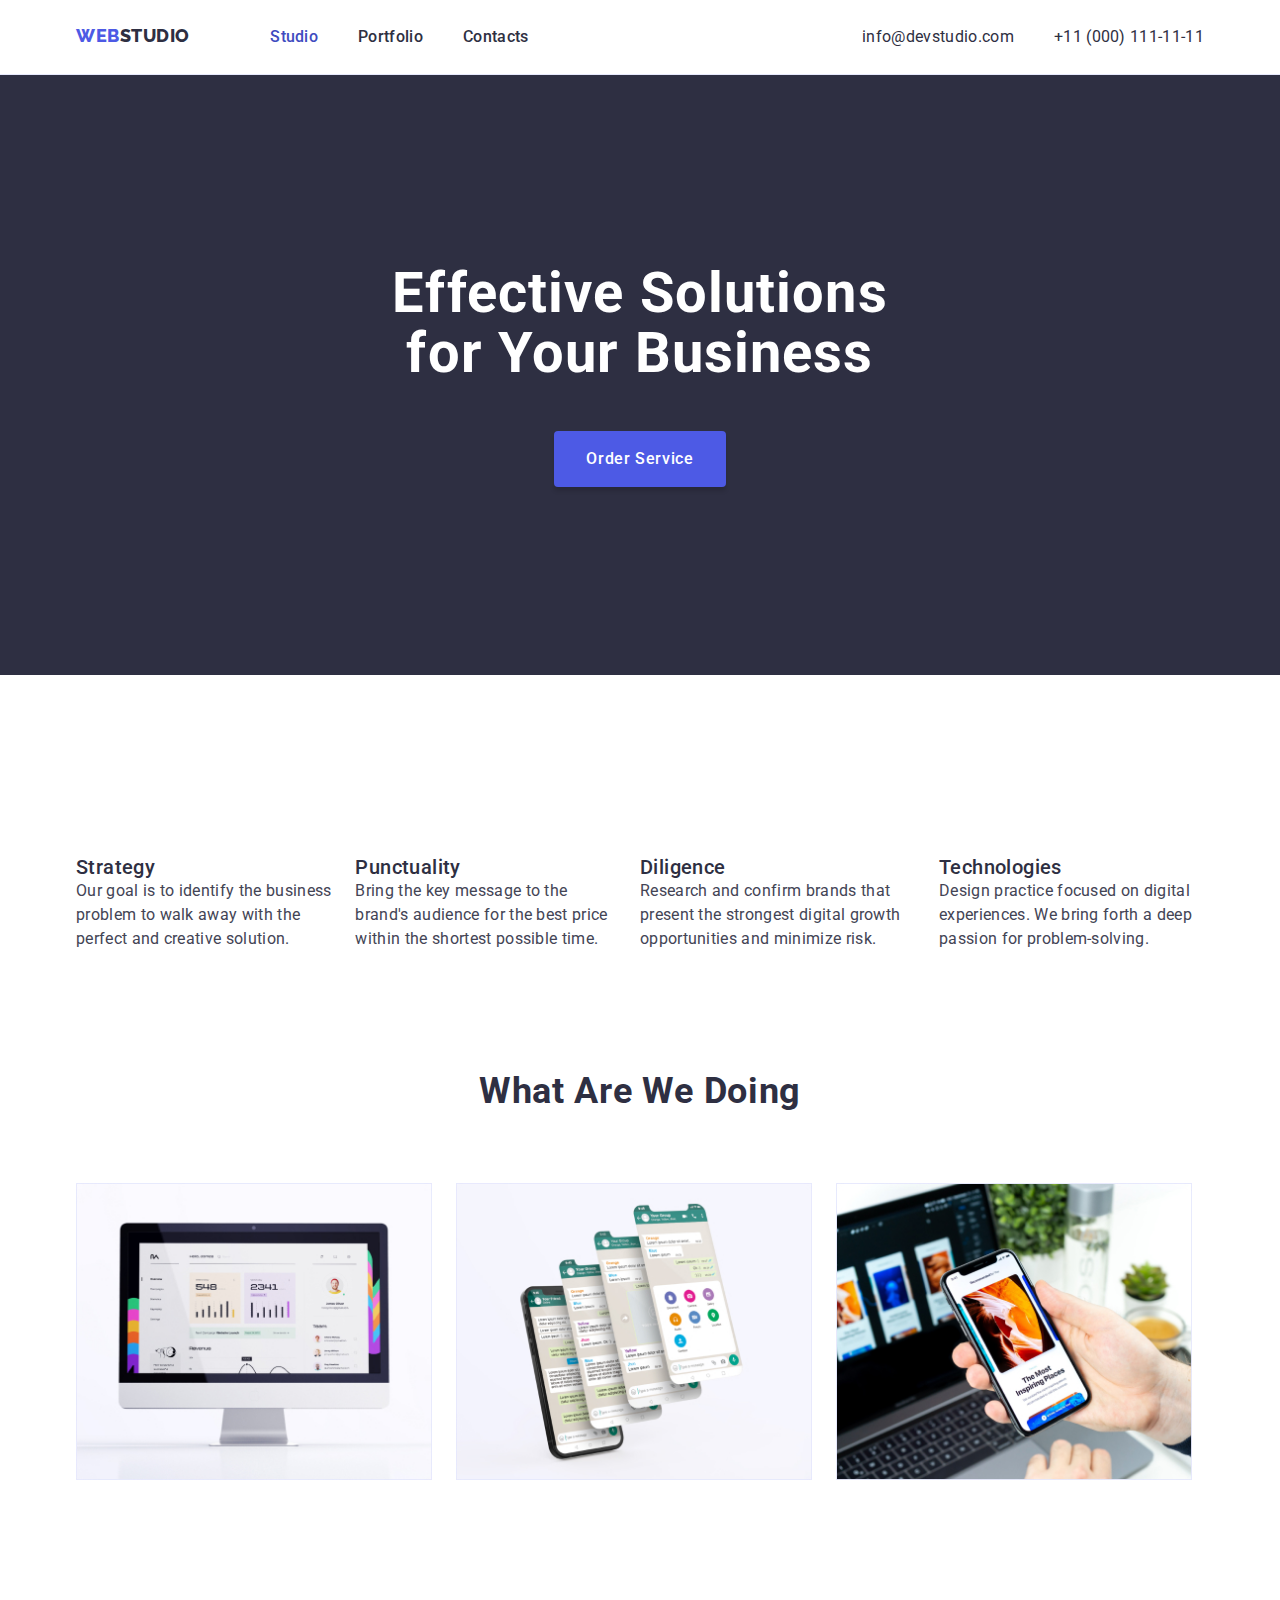
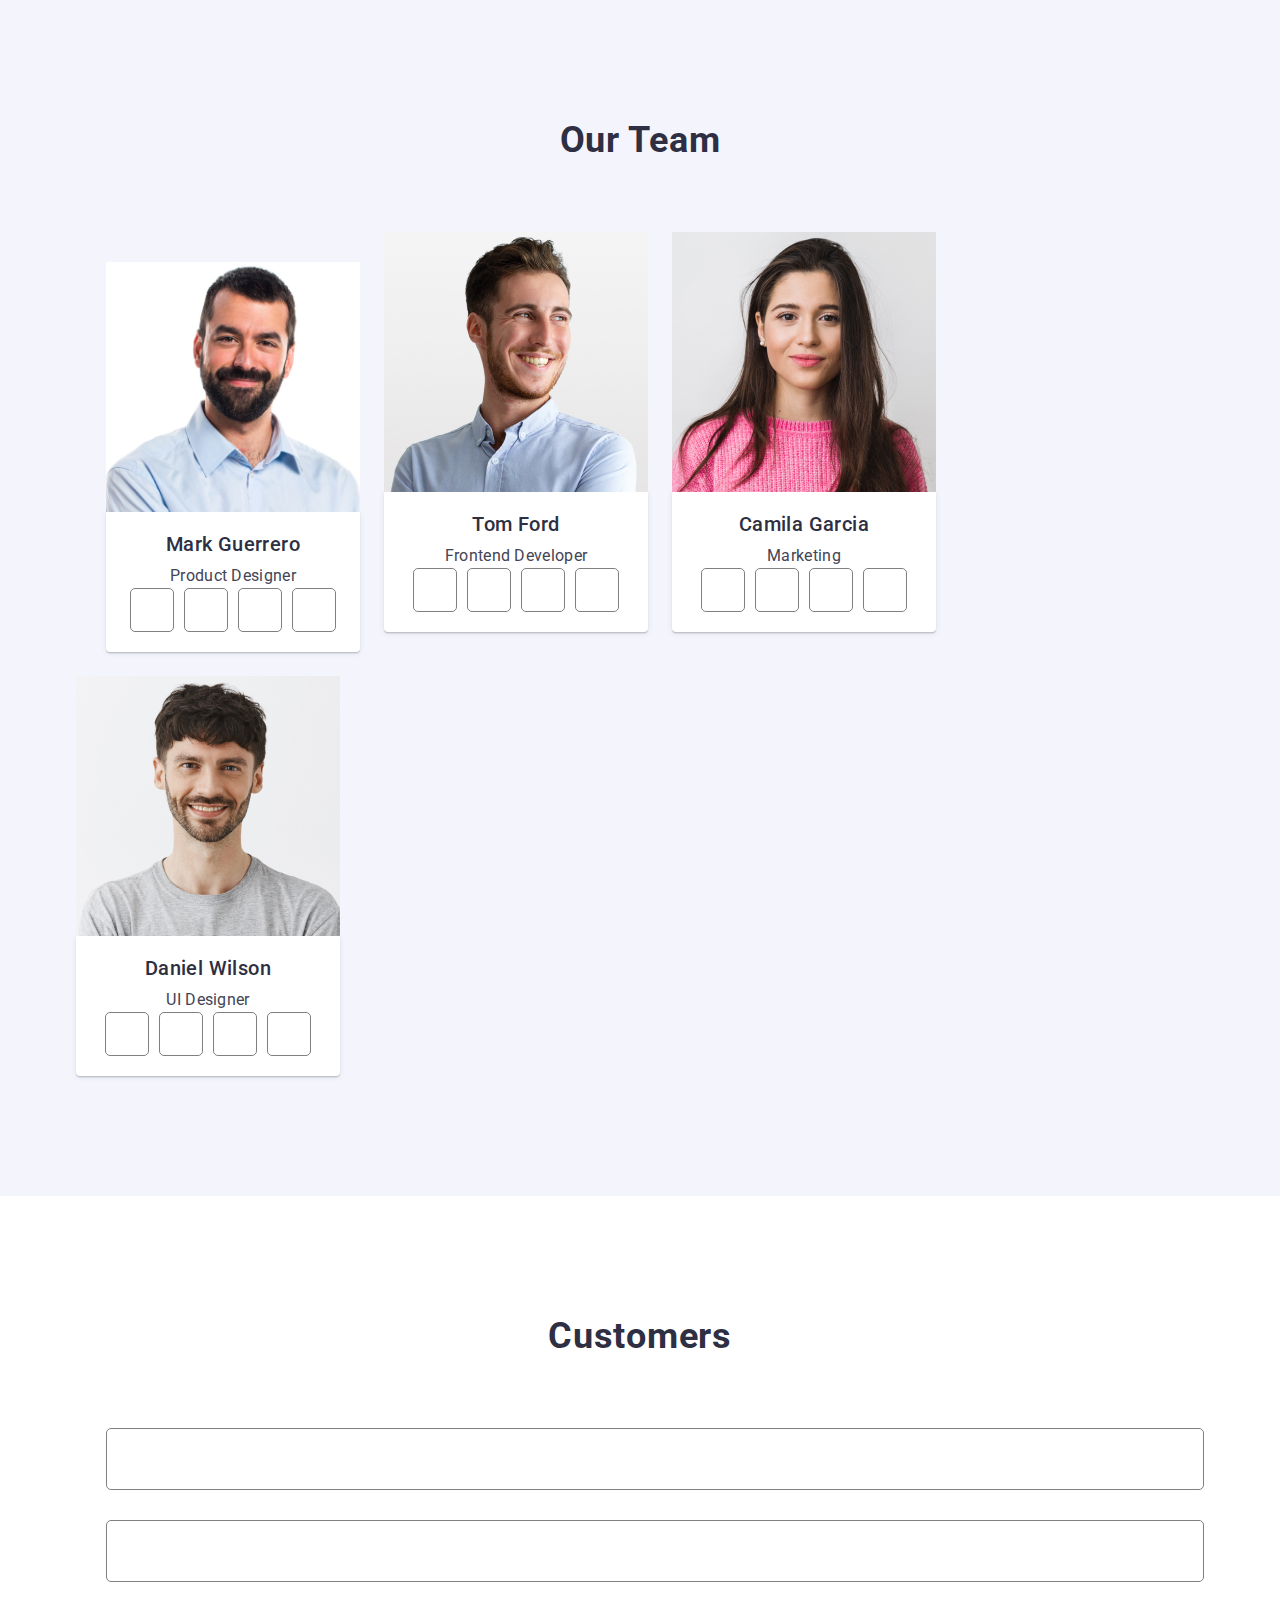
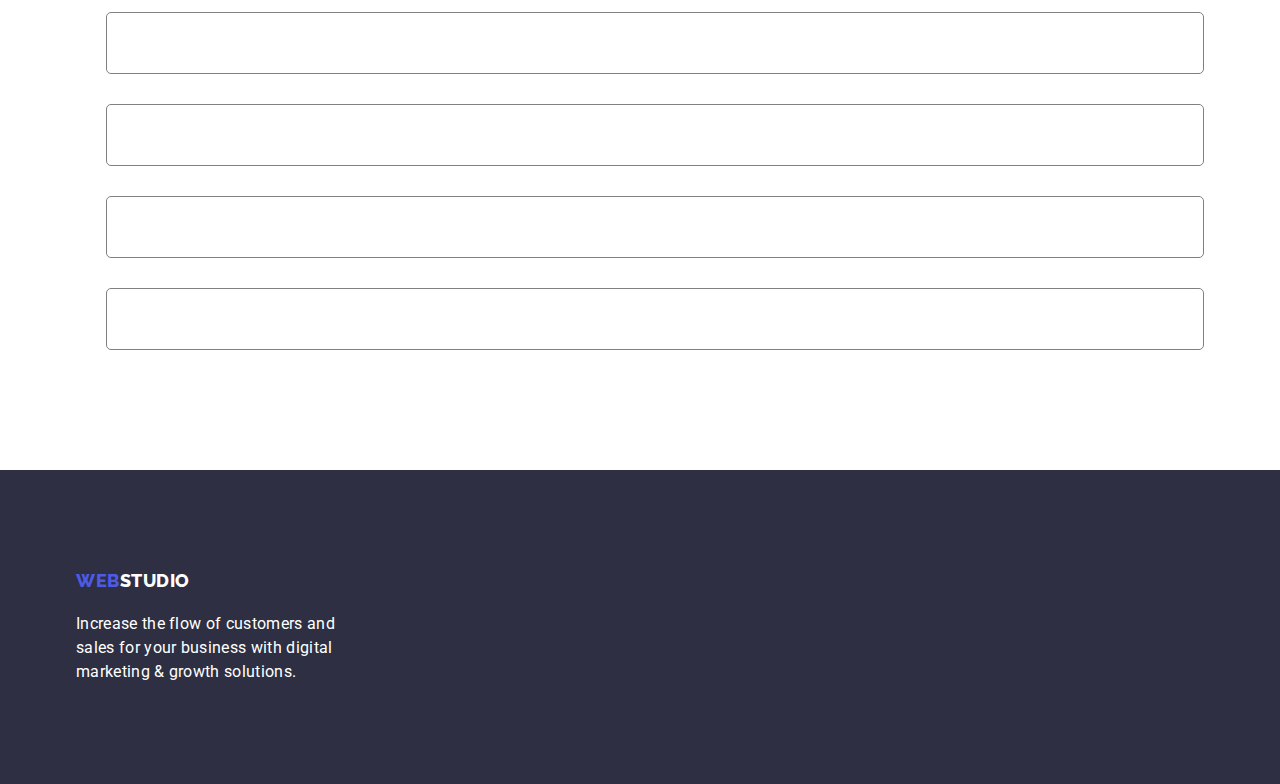
<file: index.html>
<!DOCTYPE html>

<html lang="en">
<head>
    <head>
        <link href="https://fonts.googleapis.com/css2?family=Raleway:wght@800&family=Roboto:wght@400;500;700;900&display=swap" rel="stylesheet" />
        <link rel="stylesheet" href="https://cdnjs.cloudflare.com/ajax/libs/modern-normalize/1.0.0/modern-normalize.min.css"/>
        <link rel="stylesheet" href="./css/styles.css" />
        <title>My Homework #4</title>    
</head>
<body>
    <header class="header">
        <div class="container container-header">
        <nav>
            <a href="./index.html" class="logo"><span class="logo-colored">web</span><span>studio</span></a>
            <ul class="menu-nav unstyle-list">
                <li><a href="./index.html" class="nav active">Studio</a></li>
                <li><a href="./portfolio.html" class="nav">Portfolio</a></li>
                <li><a href="./" class="nav">Contacts</a></li>
            </ul>
        </nav>
        <ul class="menu-contact unstyle-list">
            <li><a href="mailto:info@devstudio.com" class="contact">info@devstudio.com</a></li>
            <li><a href="tel:+110001111111" class="contact">+11 (000) 111-11-11</a></li>
        </ul>    
        </div>
    </header>
    <main>
        <section class="hero-image">
            <div class="container container-hero">
                <h1 class="hero-top-banner">
                    Effective Solutions <br />
                    for Your Business
                </h1>
                <button type="button" class="btn-primary">Order Service</button>
            </div>
        </section>
        
        <section class="section">
            <div class="container">
            <ul class="feature-section unstyle-list">
                <li class="feature-list">
                        <div class="icon">
                          <svg class="antenna" width="64px" height="64px">
                            <use href="./images/icons.svg#antenna"></use>
                          </svg>
                        </div>
                    <h3 class="feat-title">Strategy</h3>
                    <p class="feat-desc">
                        Our goal is to identify the business
                        problem to walk away with the 
                        perfect and creative solution. 
                    </p>    
                </li>
                <li class="feature-list">
                    <div class="icon">
                        <svg class="antenna" width="64px" height="64px">
                          <use href="./images/icons.svg#clock"></use>
                        </svg>
                      </div>
                    <h3 class="feat-title">Punctuality</h3>
                    <p class="feat-desc">
                        Bring the key message to the 
                        brand's audience for the best price
                        within the shortest possible time.
                    </p>
                </li>
                <li class="feature-list">
                    <div class="icon">
                        <svg class="antenna" width="64px" height="64px">
                          <use href="./images/icons.svg#diagram"></use>
                        </svg>
                    </div>
                    <h3 class="feat-title">Diligence</h3>
                    <p class="feat-desc">
                        Research and confirm brands that 
                        present the strongest digital growth 
                        opportunities and minimize risk.
                    </p>
                </li>
                <li class="feature-list">
                    <div class="icon">
                        <svg class="antenna" width="64px" height="64px">
                          <use href="./images/icons.svg#astronaut"></use>
                        </svg>
                      </div>
                    <h3 class="feat-title">Technologies</h3>
                    <p class="feat-desc">
                        Design practice focused on digital 
                        experiences. We bring forth a deep 
                        passion for problem-solving.
                    </p>
                </li>
            </ul>
            </div>
        </section>
        <section class="section section-attached">
            <div class="container">
            <h2 class="section-title">What Are We Doing</h2>
            <ul class="card unstyle-list centered-list">
                <li class="card-list">
                    <img src="images/monitor.jpg" alt="Monitor" width="360" />
                </li>
                <li class="card-list">
                    <img src="images/celphone.jpg" alt="Mobile" width="360" />
                </li>
                <li class="card-list">
                    <img src="images/celphone-laptop.jpg" alt="Both" width="360"  />
                </li>
            </ul>
            </div>
        </section>
        <section class="section section-team">
            <div class="container">
            <h2 class="section-title">Our Team</h2>
            <ul class="team-card unstyle-list centered-list">
                <li class="item">
                    <img src="./images/Our-team-1.jpg" alt="Mark's Photo" width="264">
                    <div class="card-content">
                        <h3 class="card-title">Mark Guerrero</h3>
                        <p class="card-text">
                            Product Designer
                        </p>
                    <ul class="social-teamlist list">
                        <li class="social-item">
                            <a class="social-link link"
                            href="https://www.instagram.com"
                            target="_blank"
                            rel="noopener noreferrer"
                            >
                            <svg class="social-icon" width="16"
                                height="16">
                                <use href="./images/icons.svg#instagram"></use>
                            </svg>
                            </a>   
                        </li>
                        <li class="social-item">
                            <a class="social-link link"
                            href="https://www.twitter.com"
                            target="_blank"
                            rel="noopener noreferrer"
                            >
                            <svg class="social-icon" width="16"
                                height="16">
                                <use href="./images/icons.svg#twitter"></use>
                            </svg>
                            </a>   
                        </li>
                        <li class="social-item">
                            <a class="social-link link"
                            href="https://www.facebook.com"
                            target="_blank"
                            rel="noopener noreferrer"
                            >
                            <svg class="social-icon" width="16"
                                height="16">
                                <use href="./images/icons.svg#facebook"></use>
                            </svg>
                            </a>   
                        </li>
                        <li class="social-item">
                            <a class="social-link link"
                            href="https://www.linkedin.com"
                            target="_blank"
                            rel="noopener noreferrer"
                            >
                            <svg class="social-icon" width="16"
                                height="16">
                                <use href="./images/icons.svg#linkedin"></use>
                            </svg>
                            </a>   
                        </li>
                    </ul>
                    </div>
    
                </li>
                
                <li>
                    <img src="./images/Our-team-2.jpg" alt="Tom's Photo" width="264" />
                    <div class="card-content">
                        <h3 class="card-title">Tom Ford</h3>
                        <p class="card-text">
                            Frontend Developer
                        </p>
                    <ul class="social-teamlist list">
                            <li class="social-item">
                                <a class="social-link link"
                                href="https://www.instagram.com"
                                target="_blank"
                                rel="noopener noreferrer"
                                >
                                <svg class="social-icon" width="16"
                                    height="16">
                                    <use href="./images/icons.svg#instagram"></use>
                                </svg>
                                </a>   
                            </li>
                            <li class="social-item">
                                <a class="social-link link"
                                href="https://www.twitter.com"
                                target="_blank"
                                rel="noopener noreferrer"
                                >
                                <svg class="social-icon" width="16"
                                    height="16">
                                    <use href="./images/icons.svg#twitter"></use>
                                </svg>
                                </a>   
                            </li>
                            <li class="social-item">
                                <a class="social-link link"
                                href="https://www.facebook.com"
                                target="_blank"
                                rel="noopener noreferrer"
                                >
                                <svg class="social-icon" width="16"
                                    height="16">
                                    <use href="./images/icons.svg#facebook"></use>
                                </svg>
                                </a>   
                            </li>
                            <li class="social-item">
                                <a class="social-link link"
                                href="https://www.linkedin.com"
                                target="_blank"
                                rel="noopener noreferrer"
                                >
                                <svg class="social-icon" width="16"
                                    height="16">
                                    <use href="./images/icons.svg#linkedin"></use>
                                </svg>
                                </a>   
                            </li>
                        </ul>
                    </div>
                </li>
                <li>
                    <img src="./images/Our-team-3.jpg" alt="Camila's Photo" width="264" />
                    <div class="card-content">
                        <h3 class="card-title">Camila Garcia</h3>
                        <p class="card-text">
                            Marketing
                        </p>
                        <ul class="social-teamlist list">
                            <li class="social-item">
                                <a class="social-link link"
                                href="https://www.instagram.com"
                                target="_blank"
                                rel="noopener noreferrer"
                                >
                                <svg class="social-icon" width="16"
                                    height="16">
                                    <use href="./images/icons.svg#instagram"></use>
                                </svg>
                                </a>   
                            </li>
                            <li class="social-item">
                                <a class="social-link link"
                                href="https://www.twitter.com"
                                target="_blank"
                                rel="noopener noreferrer"
                                >
                                <svg class="social-icon" width="16"
                                    height="16">
                                    <use href="./images/icons.svg#twitter"></use>
                                </svg>
                                </a>   
                            </li>
                            <li class="social-item">
                                <a class="social-link link"
                                href="https://www.facebook.com"
                                target="_blank"
                                rel="noopener noreferrer"
                                >
                                <svg class="social-icon" width="16"
                                    height="16">
                                    <use href="./images/icons.svg#facebook"></use>
                                </svg>
                                </a>   
                            </li>
                            <li class="social-item">
                                <a class="social-link link"
                                href="https://www.linkedin.com"
                                target="_blank"
                                rel="noopener noreferrer"
                                >
                                <svg class="social-icon" width="16"
                                    height="16">
                                    <use href="./images/icons.svg#linkedin"></use>
                                </svg>
                                </a>   
                            </li>
                        </ul>
                    </div>
                </li>
                <li>
                    <img src="./images/Our-team-4.jpg" alt="Daniel's Photo" width="264" />
                    <div class="card-content">
                        <h3 class="card-title">Daniel Wilson</h3>
                        <p class="card-text">
                        UI Designer
                        </p>
                    <ul class="social-teamlist list">
                            <li class="social-item">
                                <a class="social-link link"
                                href="https://www.instagram.com"
                                target="_blank"
                                rel="noopener noreferrer"
                                >
                                <svg class="social-icon" width="16"
                                    height="16">
                                    <use href="./images/icons.svg#instagram"></use>
                                </svg>
                                </a>   
                            </li>
                            <li class="social-item">
                                <a class="social-link link"
                                href="https://www.twitter.com"
                                target="_blank"
                                rel="noopener noreferrer"
                                >
                                <svg class="social-icon" width="16"
                                    height="16">
                                    <use href="./images/icons.svg#twitter"></use>
                                </svg>
                                </a>   
                            </li>
                            <li class="social-item">
                                <a class="social-link link"
                                href="https://www.facebook.com"
                                target="_blank"
                                rel="noopener noreferrer"
                                >
                                <svg class="social-icon" width="16"
                                    height="16">
                                    <use href="./images/icons.svg#facebook"></use>
                                </svg>
                                </a>   
                            </li>
                            <li class="social-item">
                                <a class="social-link link"
                                href="https://www.linkedin.com"
                                target="_blank"
                                rel="noopener noreferrer"
                                >
                                <svg class="social-icon" width="16"
                                    height="16">
                                    <use href="./images/icons.svg#linkedin"></use>
                                </svg>
                                </a>   
                            </li>
                        </ul>    
                    </div>
                </li>
            </ul>
            </div>
        </section>
        <section class="section">
            <div class="container">
                <h2 class = "section-title">Customers</h2>
                <ul class="partners list">
                    <li class="item">
                        <a href="" class="link" aria-label="Client 1">
                          <svg class="icon" width="104px" height="56px">
                            <use href="./images/icons.svg#customer-1"></use>
                          </svg>
                        </a>
                      </li>
                      <li class="item">
                        <a href="" class="link" aria-label="Client 2">
                          <svg class="icon" width="104px" height="56px">
                            <use href="./images/icons.svg#customer-2"></use>
                          </svg>
                        </a>
                      </li>
                      <li class="item">
                        <a href="" class="link" aria-label="Client 3">
                          <svg class="icon" width="104px" height="56px">
                            <use href="./images/icons.svg#customer-3"></use>
                          </svg>
                        </a>
                      </li>
                      <li class="item">
                        <a href="" class="link" aria-label="Client 4">
                          <svg class="icon" width="104px" height="56px">
                            <use href="./images/icons.svg#customer-4"></use>
                          </svg>
                        </a>
                      </li>
                      <li class="item">
                        <a href="" class="link" aria-label="Client 5">
                          <svg class="icon" width="104px" height="56px">
                            <use href="./images/icons.svg#customer-5"></use>
                          </svg>
                        </a>
                      </li>
                      <li class="item">
                        <a href="" class="link" aria-label="Client 6">
                          <svg class="icon" width="104px" height="56px">
                            <use href="./images/icons.svg#customer-6"></use>
                          </svg>
                        </a>
                      </li>
                </ul>

            </div>

        </section>
    </main>
    <footer class="footer">
        <div class="container">
        <a href="./index.html" class="logo"><span class="logo-colored">web</span><span>studio</span></a><br>
        <p class="footer-text">
            Increase the flow of customers and<br>
            sales for your business with digital<br>
            marketing & growth solutions.
        </p>
        </div>
    </footer>
</body>
</html>
</file>
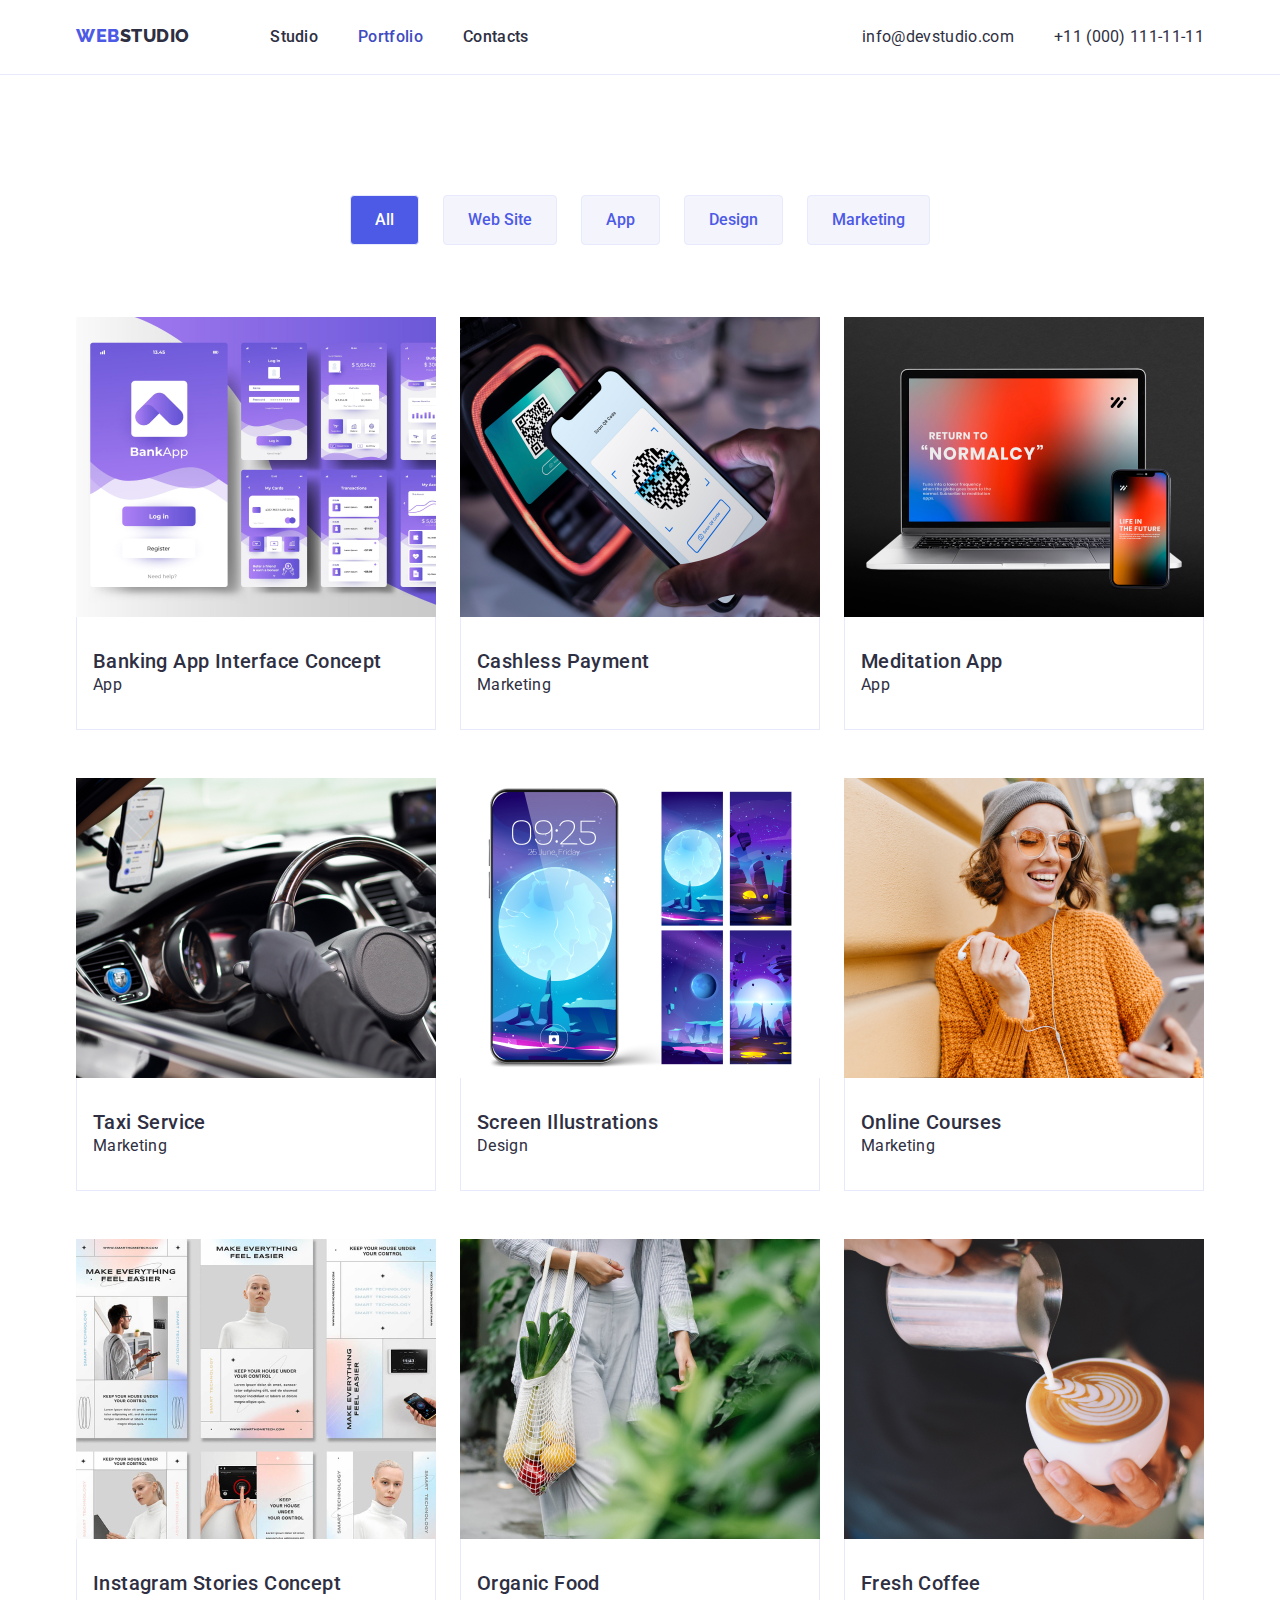
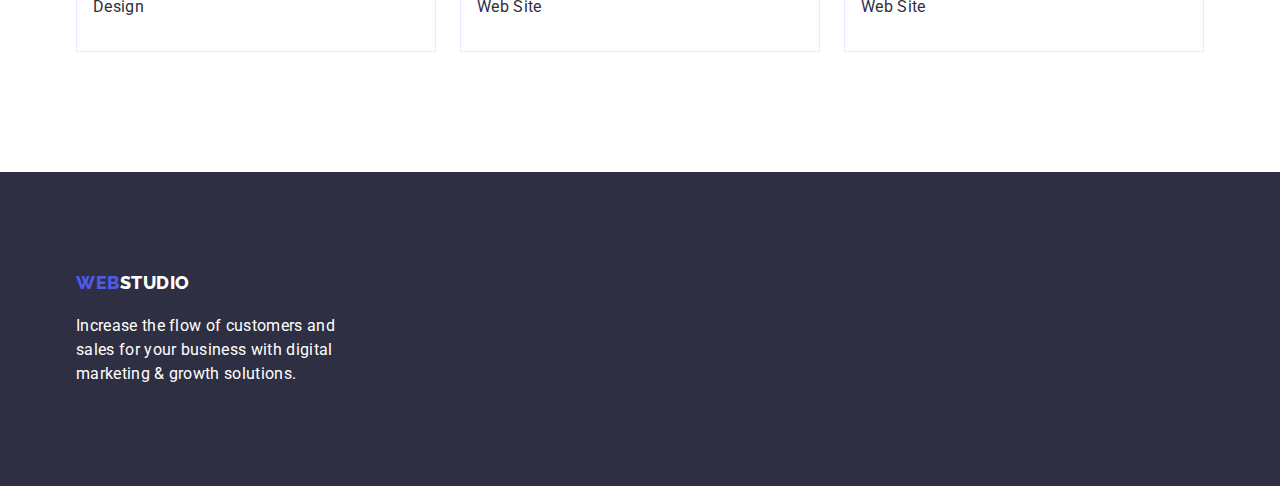
<file: portfolio.html>
<!DOCTYPE html>

<html lang="en">

<head>
    <link href="https://fonts.googleapis.com/css2?family=Raleway:wght@800&family=Roboto:wght@400;500;700;900&display=swap" rel="stylesheet" />
    <link rel="stylesheet" href="https://cdnjs.cloudflare.com/ajax/libs/modern-normalize/1.0.0/modern-normalize.min.css"/>
    <link rel="stylesheet" href="./css/styles.css" />
    <title>My Homework #4</title>
</head>

<body>
    <header class="header">
        <div class="container container-header">
        <nav>
            <a href="./index.html" class="logo"><span class="logo-colored">web</span><span>studio</span></a>
            <ul class="menu-nav unstyle-list">
                <li><a href="./index.html" class="nav">Studio</a></li>
                <li><a href="./portfolio.html" class="nav active">Portfolio</a></li>
                <li><a href="./" class="nav">Contacts</a></li>
            </ul>
        </nav>
        <ul class="menu-contact unstyle-list">
            <li><a href="mailto:info@devstudio.com" class="contact">info@devstudio.com</a></li>
            <li><a href="tel:+110001111111" class="contact">+11 (000) 111-11-11</a></li>
        </ul>
        </div>
    </header>
    <main>
        <section class="section">
            <div class="container container-category">
                <ul class="filters unstyle-list">
                    <li>
                        <button type="button" class="filter-btn active">
                            All
                        </button>
                    </li><li>
                        <button type="button" class="filter-btn">
                            Web Site
                        </button>
                    </li><li>
                        <button type="button" class="filter-btn">
                            App
                        </button>
                    </li><li>
                        <button type="button" class="filter-btn">
                            Design
                        </button>
                    </li><li>
                        <button type="button" class="filter-btn">
                            Marketing
                        </button>
                    </li>
                </ul>
                <ul class="project-card unstyle-list centered-list">
                    <li class="proj-cardlist">
                        <img src="./images/project1.jpg" alt="Banking App Interface Concept" width="360">
                        <div class="proj-cardwrap">
                            <h3 class="project-card-title">Banking App Interface Concept</h3>
                            <p>
                                App
                            </p>
                        </div>
                    </li>
                    <li class="proj-cardlist">
                        <img src="./images/project2.jpg" alt="Cashless Payment" width="360">

                        <div class="proj-cardwrap">
                            <h3 class="project-card-title">Cashless Payment</h3>
                            <p>
                                Marketing
                            </p>
                        </div>
                    </li>
                    <li class="proj-cardlist">
                        <img src="./images/project3.jpg" alt="Meditation App" width="360">
                        <div class="proj-cardwrap">
                            <h3 class="project-card-title">Meditation App</h3>
                            <p>
                                App
                            </p>
                        </div>
                    </li>
                    <li class="proj-cardlist">
                        <img src="./images/project4.jpg" alt="Taxi Service" width="360">
                        <div class="proj-cardwrap">
                            <h3 class="project-card-title">Taxi Service</h3>
                            <p>
                                Marketing
                            </p>
                        </div>
                    </li>
                    <li class="proj-cardlist">
                        <img src="./images/project5.jpg" alt="Screen Illustrations" width="360">
                        <div class="proj-cardwrap">
                            <h3 class="project-card-title">Screen Illustrations</h3>
                            <p>
                                Design
                            </p>
                        </div>
                    </li>
                    <li class="proj-cardlist">
                        <img src="./images/project6.jpg" alt="Online Courses" width="360">
                        <div class="proj-cardwrap">
                            <h3 class="project-card-title">Online Courses</h3>
                            <p>
                                Marketing
                            </p>
                        </div>
                    </li>
                    <li class="proj-cardlist">
                        <img src="./images/project7.jpg" alt="Instagram Stories Concept" width="360">
                        <div class="proj-cardwrap">
                            <h3 class="project-card-title">Instagram Stories Concept</h3>
                            <p>
                                Design
                            </p>
                        </div>
                    </li>
                    <li class="proj-cardlist">
                        <img src="./images/project8.jpg" alt="Organic Food" width="360">
                        <div class="proj-cardwrap">
                            <h3 class="project-card-title">Organic Food</h3>
                            <p>
                                Web Site
                            </p>
                        </div>
                    </li>
                    <li class="proj-cardlist">
                        <img src="./images/project9.jpg" alt="Fresh Coffee">
                        <div class="proj-cardwrap">
                            <h3 class="project-card-title">Fresh Coffee</h3>
                            <p>
                                Web Site                
                            </p>
                        </div>
                    </li>
                </ul>
            </div>
        </section>
    </main>
    <footer class="footer">
        <div class="container">
            <a href="./index.html" class="logo"><span class="logo-colored">web</span><span>studio</span></a><br />
            <p class="footer-text">Increase the flow of customers and<br>
                sales for your business with digital<br>
                marketing & growth solutions.
            </p>
        </div>
    </footer>
</body>
</html>
</file>
<file: css/styles.css>
:root {
    --default-color : #2E2F42;
    --secondary-color: #FFFFFF;
    --third-color:#4D5AE5;
    --fouth-color: #F4F4FD;
    --fifth-color:#E7E9FC;
    --sixth-color:#404BBF;
    --seventh-color:#434455;
    --theme-color: #2E2F42;
}

h1,h2,h3,h4,h5,h6,p { margin: 0;}
html { box-sizing: border-box;}
*,*::after,*::before { box-sizing: inherit;}
img { display: block; max-width: 100%; height: auto;}
.list { list-style: none; padding: 0; margin: 0;}

body {
    font-size: 16px;
    font-family: 'roboto', sans-serif;
    color: var(--default-color,#2E2F42);
    font-style: normal;
    font-weight: 400;
    line-height: 24px;
    letter-spacing: 0.32px;
}

.logo {
    color: inherit;
    font-size: 18px;
    font-family: 'Raleway', sans-serif;
    font-weight: 800;
    line-height: 21px;
    letter-spacing: 0.54px;
    text-transform: uppercase;
}
.logo-colored {
    color: var(--third-color);
}
.logo, 
.nav, 
.contact {
    text-decoration: none;
    line-height: 1.2;
    cursor: pointer;
}
.menu-nav {
    margin-left: 76px;
}
.nav{
    color: var(--default-color);
    display: block;
    padding: 25px 0;
    font-weight: 500;
    line-height: 24px;
    letter-spacing: 0.32px;
}
.contact{
    color: var(--default-color);
    display: block;
    padding: 25px 0;
    line-height: 24px;
    letter-spacing: 0.32px;
}
.hero-image {
    background-color: var(--theme-color);
    color: var(--secondary-color);
}
.hero-top-banner{
    font-size: 56px;
    font-weight: 700;
    line-height: 60px;
    letter-spacing: 1.12px;
    text-align: center;

    display: flex;
    flex-direction: column;
}
.feat-title{
    font-size: 20px;
    font-weight: 500;
    letter-spacing: 0.4px;
    text-align: left;
}
.card-title{
    font-size: 20px;
    font-weight: 500;
    letter-spacing: 0.4px;
    text-align: center;
    margin-bottom: 8px;
}
.project-card-title{
    font-size: 20px;
    font-weight: 500;
    line-height: 24px;
    letter-spacing: 0.4px;
}
.feat-desc {
    color:var(--seventh-color);
    line-height: 24px;
}
.section-title {
    font-size: 36px;
    font-weight: 700;
    line-height: 40px;
    text-align: center;
    letter-spacing: 0.72px;
    text-transform: capitalize;
    margin-bottom: 72px;
}
.btn-primary,
.filter-btn{
    font-weight: 500;
    line-height: 1.5;
    border-radius: 4px;
    border: 1px solid var(--fifth-color);
    border: 0;
}
.btn-primary{
    color: var(--secondary-color);
    background-color: var(--third-color);
    font-weight: 500;
    line-height: 24px;
    letter-spacing: 0.64px;

    display: inline-flex;
    padding: 16px 32px;
    align-items: flex-start;
    gap: 10px;

    border-radius: 4px;
    box-shadow: 0px 4px 4px 0px rgba(0, 0, 0, 0.15);
}
.filter-btn{
    color: var(--third-color);
    background-color: var(--fouth-color);
    border: 1px solid var(--fifth-color);

    padding: 12px 24px;
}
.card-text{
    margin-top: 8px;
    color:var(--seventh-color);
}
.section-team{
    background-color: var(--fouth-color);
}
.footer{
    background-color: var(--theme-color);
    color: var(--secondary-color);
}
.menu-nav .nav:focus,
.menu-nav .nav:hover{
    color: var(--sixth-color);
}
.menu-contact .contact:hover,
.menu-contact .contact:focus,
.menu-nav .nav.active{
    color: var(--sixth-color);
}
.btn-primary:hover,
.filters .filter-btn:hover{
    color: var(--secondary-color, #FFFFFF);
    background-color: var(--sixth-color, #404BBF);
    cursor: pointer;
}
.btn-primary:focus,
.filters .filter-btn:focus{
    color: var(--secondary-color, #FFFFFF);
    background-color: var(--third-color);
}
.filters .filter-btn.active {
    color: var(--secondary-color);
    background-color: var(--third-color);
}
.centered-list {
    margin: 0 auto;
}
.container {
    width: 1158px;
    padding: 0 15px;
    margin: 0 auto;
}
.header{
    border-bottom: 1px solid var(--fifth-color);
}
.menu-nav,
.menu-contact {
    display: inline-flex;
    align-items: center;
    gap: 40px;
}

.unstyle-list{
    padding: 0;
    margin: 0;
    list-style: none;
}
.menu-nav {
    margin-left: 76px;
}
.container-header {
    display: flex;
    justify-content: space-between;
}
.btn-primary {
    margin-top: 48px;
}
.hero-image {
    padding: 188px 0;
    text-align: center;
}
.section{
    padding: 120px 0;
}
.feature-section {
    display: flex;
    gap: 22px;
}
.feature-list:
    flex-basis: calc((100% - 90px) / 4);
.feature-section > .feature-list {

    display: flex;
    flex-wrap: wrap;
    gap: 10px;
}
.section-attached{
    padding-top: 0;
}
.card {
    display: flex;
    flex-wrap: wrap;
    gap: 24px;
}
.card > .card-list {
    flex-basis: calc((100% - 60px) / 3);
}
.team-card {
    display: flex;
    flex-wrap: wrap;
    gap: 24px;
}
.card-content{
    border-top: 0;
    border-radius: 0px 0px 4px 4px;
    background: var(--secondary-color, #FFF);
    box-shadow: 
    0px 2px 1px 0px rgba(46, 47, 66, 0.08), 
    0px 1px 1px 0px rgba(46, 47, 66, 0.16), 
    0px 1px 6px 0px rgba(46, 47, 66, 0.08);
    padding: 20px 24px;
}
.card-text {
    text-align: center;
    margin-top: 8px;
}
.container-category{
    text-align: center;
}
.filters {
    display: inline-flex;
    align-items: flex-start;
    gap: 24px;
    margin-bottom: 72px;
}
.project-card {
    display: flex;
    justify-content: space-between;
    flex-wrap: wrap;
    gap: 48px 24px;
}
.proj-cardwrap {
    padding: 32px 16px;
    text-align: left;
    border: 1px solid var(--fifth-color);
    border-top: 0;
    background: var(--secondary-color);
}
.footer {
    padding: 100px 0;
}
.footer-text {
    margin-top: 18px;
}

.social-teamlist{
    display: flex;
    justify-content: center;
    gap: 10px;
}
.social-item{
    width: 44px;
    height: 44px; 
}
.social-link{
    width: 100%;
    height: 100%;
    border-radius: 50%;
    display: inline-flex;
padding-bottom: 0px;
flex-direction: column;
justify-content: center;
align-items: center;
gap: 32px;  
}
.social-icon{
    fill: currentColor;
}
.social-link:hover, .social-link:focus{
    background-color: var(--sixth-color);;

}
.partner-list{
    display:flex;
    gap: 30px;
    
}
.link{
    color: grey;
    width: 100%;
    height: 100%;
    border: 1px solid grey;
    border-radius: 5px;
    display: flex;
    justify-content: center;
    align-items: center;
}
.icon{
    width: 100px;
    height: 60px;
    fill: currentColor;
}
.item{
    flex-basis: calc(100% / 6 - 30px);
    margin-left: 30px;
    margin-top: 30px;
}
</file>
